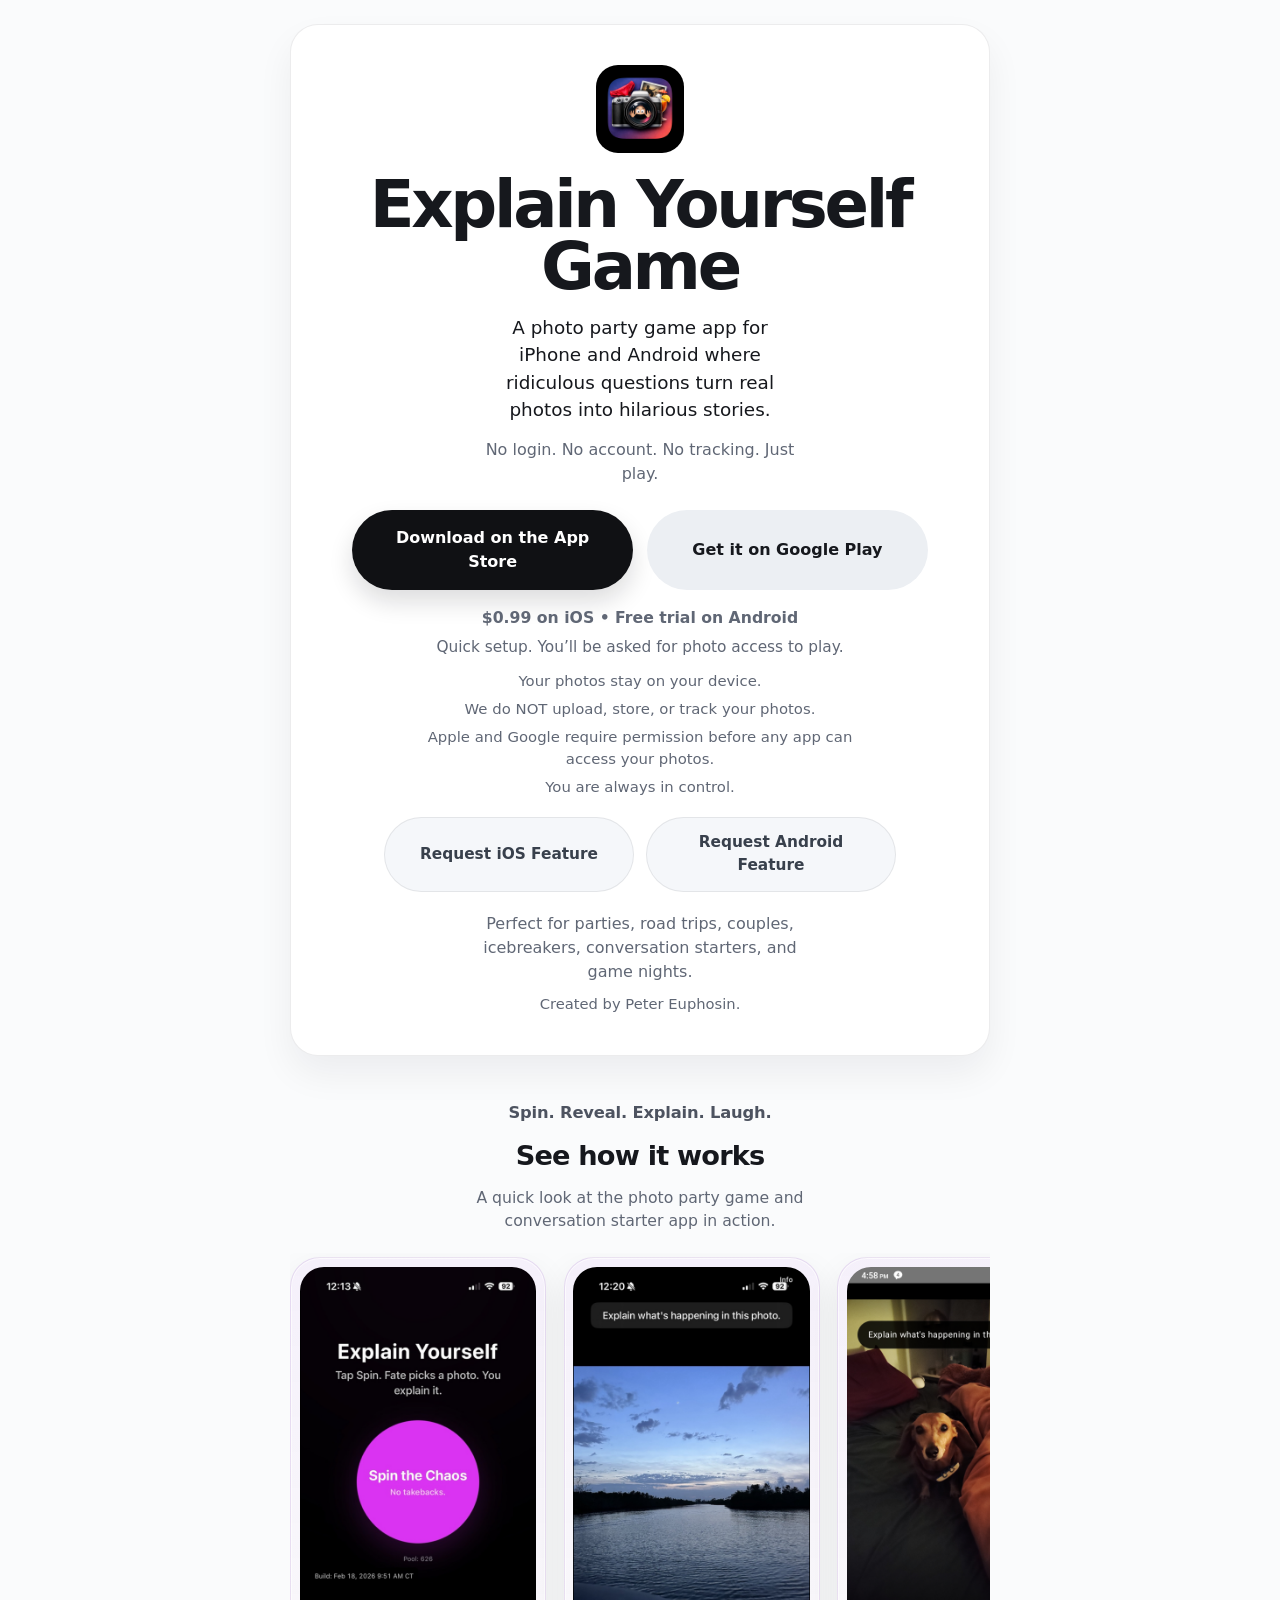
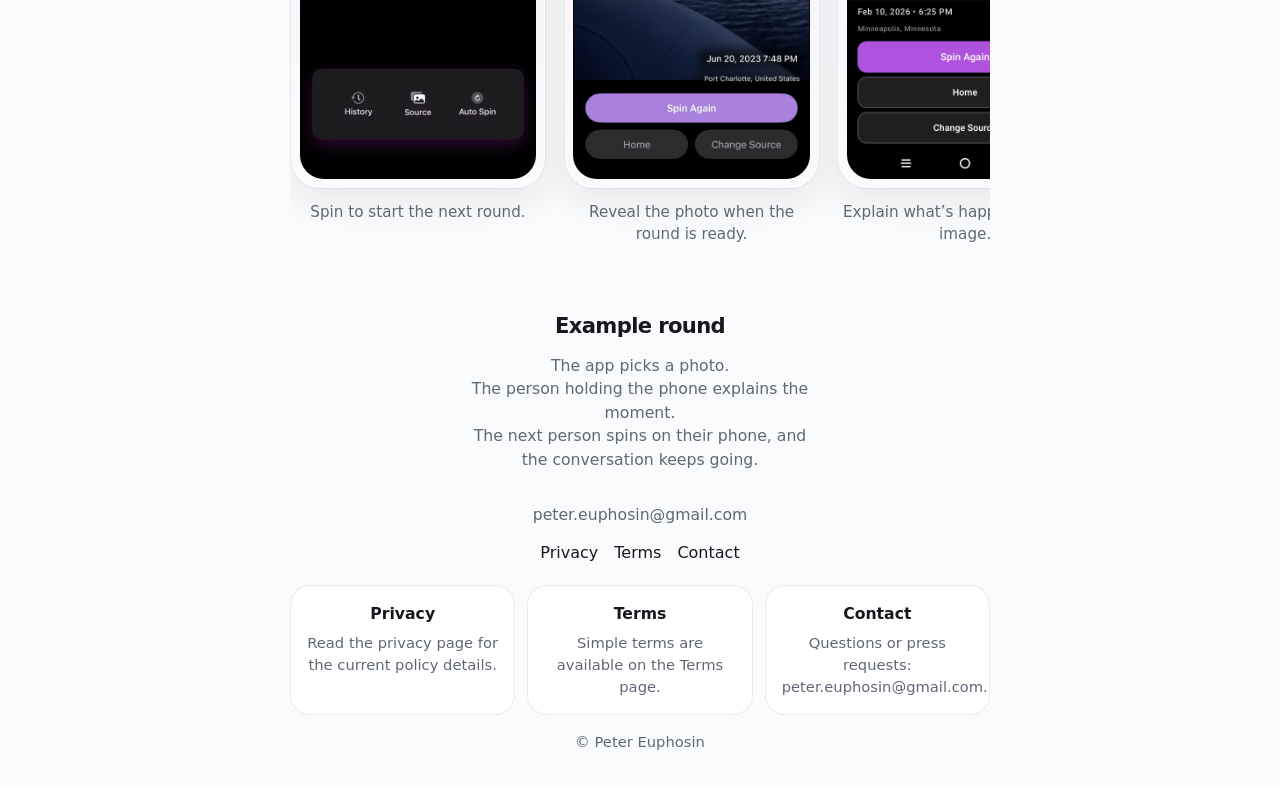
<file: index.html>
<!doctype html>
<html lang="en">
  <head>
    <meta charset="utf-8">
    <meta name="viewport" content="width=device-width, initial-scale=1">
    <title>Explain Yourself Game – Photo Party Game App for iPhone & Android</title>
    <meta
      name="description"
      content="Explain Yourself Game is a photo party game app for iPhone and Android. Spin, reveal a real photo, and explain what’s happening. Great for parties, road trips, icebreakers, and conversation."
    >
    <meta name="author" content="Peter Euphosin">
    <meta name="robots" content="index,follow">
    <link rel="canonical" href="https://petereuphosin-dev.github.io/explain-yourself-game-site/">
    <meta property="og:type" content="website">
    <meta property="og:site_name" content="Explain Yourself Game">
    <meta property="og:title" content="Explain Yourself Game – Photo Party Game App for iPhone & Android">
    <meta property="og:description" content="Explain Yourself Game is a photo party game app for iPhone and Android. Spin, reveal a real photo, and explain what’s happening. Great for parties, road trips, icebreakers, and conversation.">
    <meta property="og:url" content="https://petereuphosin-dev.github.io/explain-yourself-game-site/">
    <meta property="og:image" content="https://petereuphosin-dev.github.io/explain-yourself-game-site/images/webshots/webshot-spin.png">
    <meta property="og:image:alt" content="Explain Yourself Game home screen with the main spin button.">
    <meta name="twitter:card" content="summary_large_image">
    <meta name="twitter:title" content="Explain Yourself Game – Photo Party Game App for iPhone & Android">
    <meta name="twitter:description" content="Explain Yourself Game is a photo party game app for iPhone and Android. Spin, reveal a real photo, and explain what’s happening. Great for parties, road trips, icebreakers, and conversation.">
    <meta name="twitter:image" content="https://petereuphosin-dev.github.io/explain-yourself-game-site/images/webshots/webshot-spin.png">
    <meta name="google-site-verification" content="ubYJrZGe7JISmJESt8KUr5ApxVU1a-z1j2WOUkOavSs">
    <link rel="preload" href="images/app-icon.png" as="image">
    <link rel="stylesheet" href="styles.css">
    <script src="analytics.js"></script>
    <script type="application/ld+json">
      {
        "@context": "https://schema.org",
        "@type": "MobileApplication",
        "name": "Explain Yourself Game",
        "url": "https://petereuphosin-dev.github.io/explain-yourself-game-site/",
        "image": "https://petereuphosin-dev.github.io/explain-yourself-game-site/images/app-icon.png",
        "description": "Explain Yourself Game is a photo party game app for iPhone and Android. Spin, reveal a real photo, and explain what’s happening. Great for parties, road trips, icebreakers, and conversation.",
        "applicationCategory": "GameApplication",
        "operatingSystem": "iOS, Android",
        "author": {
          "@type": "Person",
          "name": "Peter Euphosin"
        },
        "creator": {
          "@type": "Person",
          "name": "Peter Euphosin"
        },
        "offers": [
          {
            "@type": "Offer",
            "price": "0.99",
            "priceCurrency": "USD",
            "url": "https://apps.apple.com/us/app/explainyourself-game/id6757371086",
            "description": "iPhone app price shown on the website."
          },
          {
            "@type": "Offer",
            "price": "0",
            "priceCurrency": "USD",
            "url": "https://play.google.com/store/apps/details?id=com.petereuphosin.explainyourselfgame",
            "description": "Android version available with a free trial."
          }
        ],
        "sameAs": [
          "https://apps.apple.com/us/app/explainyourself-game/id6757371086",
          "https://play.google.com/store/apps/details?id=com.petereuphosin.explainyourselfgame"
        ]
      }
    </script>
  </head>
  <body>
    <main class="page">
      <section class="main-card">
        <img
          class="app-icon"
          src="images/app-icon.png"
          alt="Explain Yourself app icon"
          width="120"
          height="120"
          loading="eager"
          decoding="sync"
        >

        <h1>Explain Yourself Game</h1>
        <p class="description">A photo party game app for iPhone and Android where ridiculous questions turn real photos into hilarious stories.</p>
        <p class="trust">No login. No account. No tracking. Just play.</p>

        <div class="actions" aria-label="Download options">
          <a
            class="button button-primary"
            href="https://apps.apple.com/us/app/explainyourself-game/id6757371086"
            target="_blank"
            rel="noreferrer"
            data-analytics-event="app_store_click"
            data-analytics-placement="homepage_primary"
          >Download on the App Store</a>
          <a
            class="button button-secondary"
            href="https://play.google.com/store/apps/details?id=com.petereuphosin.explainyourselfgame"
            target="_blank"
            rel="noreferrer"
            data-analytics-event="google_play_click"
            data-analytics-placement="homepage_primary"
          >Get it on Google Play</a>
        </div>

        <p class="pricing">$0.99 on iOS • Free trial on Android</p>
        <p class="setup-note">Quick setup. You’ll be asked for photo access to play.</p>
        <div class="photo-trust" aria-label="Photo privacy clarification">
          <p>Your photos stay on your device.</p>
          <p>We do NOT upload, store, or track your photos.</p>
          <p>Apple and Google require permission before any app can access your photos.</p>
          <p>You are always in control.</p>
        </div>

        <div class="feature-request-actions" aria-label="Feature request options">
          <a
            class="button button-tertiary feature-request-button"
            href="mailto:peter.euphosin@gmail.com"
            id="feature-request-ios"
            data-analytics-event="request_ios_feature_click"
            data-analytics-placement="homepage_feature_request"
          >Request iOS Feature</a>
          <a
            class="button button-tertiary feature-request-button"
            href="mailto:peter.euphosin@gmail.com"
            id="feature-request-android"
            data-analytics-event="request_android_feature_click"
            data-analytics-placement="homepage_feature_request"
          >Request Android Feature</a>
        </div>

        <p class="context">Perfect for parties, road trips, couples, icebreakers, conversation starters, and game nights.</p>
        <p class="creator-line">Created by Peter Euphosin.</p>
      </section>

      <section class="screenshots-section" aria-labelledby="how-it-works-title">
        <div class="section-copy">
          <p class="flow-line">Spin. Reveal. Explain. Laugh.</p>
          <h2 id="how-it-works-title">See how it works</h2>
          <p class="section-subtitle">A quick look at the photo party game and conversation starter app in action.</p>
        </div>

        <div class="screenshots-gallery" aria-label="Gameplay screenshots">
          <figure class="shot-card">
            <div class="shot-frame">
              <img
                src="images/webshots/webshot-spin.png"
                alt="The Explain Yourself home screen with the main spin button."
                width="1080"
                height="2340"
                loading="lazy"
              >
            </div>
            <figcaption>Spin to start the next round.</figcaption>
          </figure>

          <figure class="shot-card">
            <div class="shot-frame">
              <img
                src="images/webshots/webshot-reveal.png"
                alt="A gameplay round showing a photo and the prompt to explain what is happening."
                width="1080"
                height="2340"
                loading="lazy"
              >
            </div>
            <figcaption>Reveal the photo when the round is ready.</figcaption>
          </figure>

          <figure class="shot-card">
            <div class="shot-frame">
              <img
                src="images/webshots/webshot-dog-round.png"
                alt="A gameplay round showing a dog photo ready for players to explain."
                width="1080"
                height="2340"
                loading="lazy"
              >
            </div>
            <figcaption>Explain what’s happening in the image.</figcaption>
          </figure>

          <figure class="shot-card">
            <div class="shot-frame">
              <img
                src="images/webshots/webshot-source-picker.png"
                alt="The photo source picker for choosing where round images come from."
                width="1080"
                height="2340"
                loading="lazy"
              >
            </div>
            <figcaption>Choose which photos the game uses.</figcaption>
          </figure>

          <figure class="shot-card">
            <div class="shot-frame">
              <img
                src="images/webshots/webshot-auto-spin.png"
                alt="The Auto Spin settings screen for fast-paced group play."
                width="1080"
                height="2340"
                loading="lazy"
              >
            </div>
            <figcaption>Keep the game moving with Auto Spin.</figcaption>
          </figure>
        </div>

        <div class="example-round" aria-labelledby="example-round-title">
          <h2 id="example-round-title">Example round</h2>
          <p class="example-prompt">The app picks a photo.<br>The person holding the phone explains the moment.<br>The next person spins on their phone, and the conversation keeps going.</p>
        </div>
      </section>
    </main>

    <footer class="footer">
      <p class="footer-email"><a href="mailto:peter.euphosin@gmail.com">peter.euphosin@gmail.com</a></p>
      <nav class="footer-links" aria-label="Footer">
        <a href="privacy.html" data-analytics-event="privacy_click" data-analytics-placement="homepage_footer">Privacy</a>
        <a href="terms.html" data-analytics-event="terms_click" data-analytics-placement="homepage_footer">Terms</a>
        <a href="mailto:peter.euphosin@gmail.com" data-analytics-event="contact_click" data-analytics-placement="homepage_footer">Contact</a>
      </nav>
      <div class="footer-legal">
        <article id="privacy" class="footer-note">
          <h2>Privacy</h2>
          <p>Read the privacy page for the current policy details.</p>
        </article>
        <article id="terms" class="footer-note">
          <h2>Terms</h2>
          <p>Simple terms are available on the Terms page.</p>
        </article>
        <article id="contact" class="footer-note">
          <h2>Contact</h2>
          <p>Questions or press requests: peter.euphosin@gmail.com.</p>
        </article>
      </div>
      <p class="copyright">&copy; Peter Euphosin</p>
    </footer>
    <script>
      const featureRequestIos = document.getElementById("feature-request-ios");
      const featureRequestAndroid = document.getElementById("feature-request-android");
      const today = new Date().toISOString().slice(0, 10);
      const iosSubject = `Explain Yourself Game!: iOS Feature Request - ${today}`;
      const iosBody = "Platform: iOS\nName:\nEmail:\n\nFeature Request:\n";
      const androidSubject = `Explain Yourself Game!: Android Feature Request - ${today}`;
      const androidBody = "Platform: Android\nName:\nEmail:\n\nFeature Request:\n";

      featureRequestIos.href =
        `mailto:peter.euphosin@gmail.com?subject=${encodeURIComponent(iosSubject)}&body=${encodeURIComponent(iosBody)}`;

      featureRequestAndroid.href =
        `mailto:peter.euphosin@gmail.com?subject=${encodeURIComponent(androidSubject)}&body=${encodeURIComponent(androidBody)}`;
    </script>
  </body>
</html>
</file>
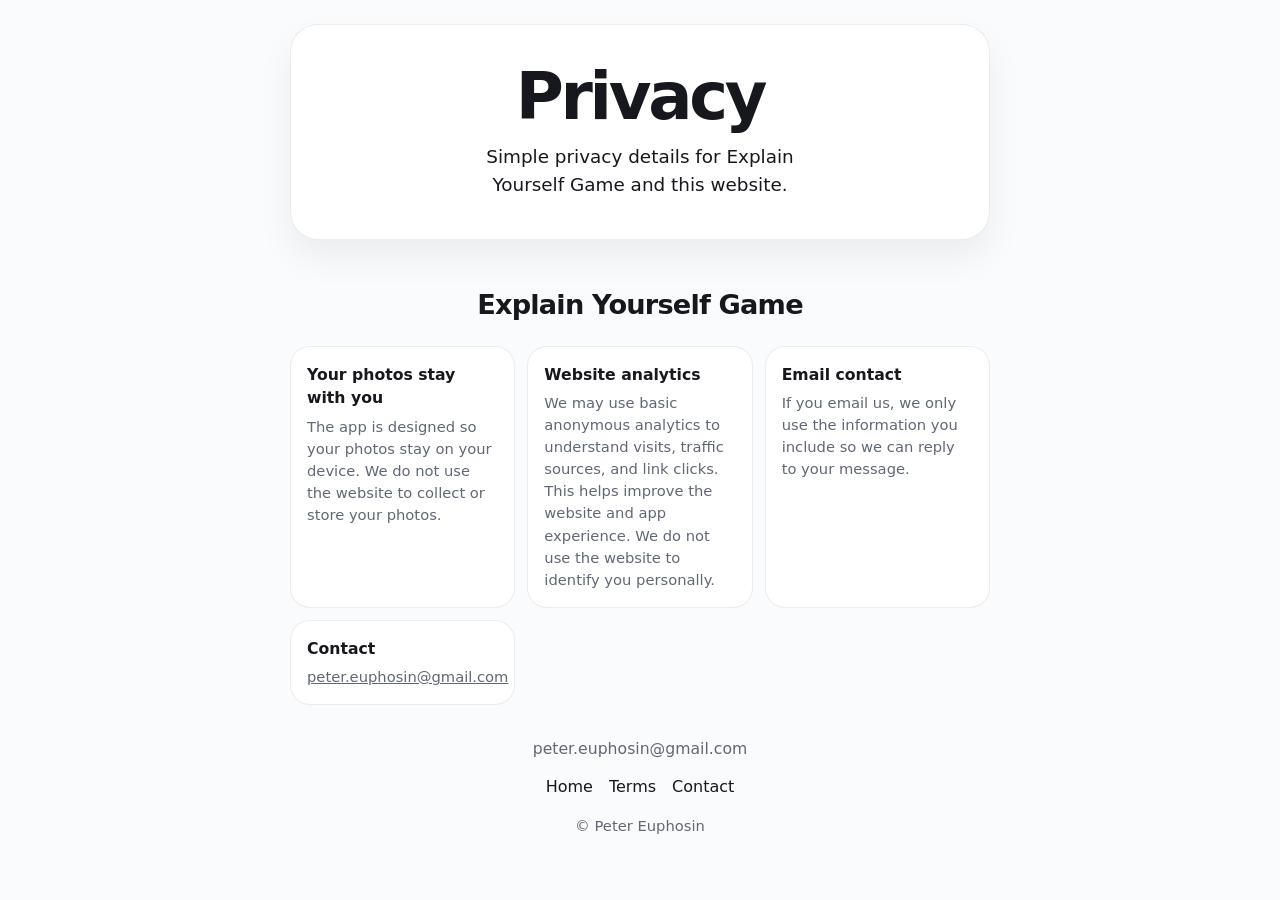
<file: privacy.html>
<!doctype html>
<html lang="en">
  <head>
    <meta charset="utf-8">
    <meta name="viewport" content="width=device-width, initial-scale=1">
    <title>Privacy – Explain Yourself Game</title>
    <meta
      name="description"
      content="Privacy details for Explain Yourself Game and its website."
    >
    <link rel="canonical" href="https://petereuphosin-dev.github.io/explain-yourself-game-site/privacy.html">
    <link rel="stylesheet" href="styles.css">
    <script src="analytics.js"></script>
  </head>
  <body>
    <main class="page">
      <section class="main-card">
        <h1>Privacy</h1>
        <p class="description">Simple privacy details for Explain Yourself Game and this website.</p>
      </section>

      <section class="screenshots-section" aria-labelledby="privacy-title">
        <div class="section-copy">
          <h2 id="privacy-title">Explain Yourself Game</h2>
        </div>

        <div class="footer-legal">
          <article class="footer-note">
            <h2>Your photos stay with you</h2>
            <p>The app is designed so your photos stay on your device. We do not use the website to collect or store your photos.</p>
          </article>
          <article class="footer-note">
            <h2>Website analytics</h2>
            <p>We may use basic anonymous analytics to understand visits, traffic sources, and link clicks. This helps improve the website and app experience. We do not use the website to identify you personally.</p>
          </article>
          <article class="footer-note">
            <h2>Email contact</h2>
            <p>If you email us, we only use the information you include so we can reply to your message.</p>
          </article>
          <article class="footer-note">
            <h2>Contact</h2>
            <p><a href="mailto:peter.euphosin@gmail.com" data-analytics-event="contact_click" data-analytics-placement="privacy_page">peter.euphosin@gmail.com</a></p>
          </article>
        </div>
      </section>
    </main>

    <footer class="footer">
      <p class="footer-email"><a href="mailto:peter.euphosin@gmail.com">peter.euphosin@gmail.com</a></p>
      <nav class="footer-links" aria-label="Footer">
        <a href="index.html">Home</a>
        <a href="terms.html" data-analytics-event="terms_click" data-analytics-placement="privacy_footer">Terms</a>
        <a href="mailto:peter.euphosin@gmail.com" data-analytics-event="contact_click" data-analytics-placement="privacy_footer">Contact</a>
      </nav>
      <p class="copyright">&copy; Peter Euphosin</p>
    </footer>
  </body>
</html>
</file>
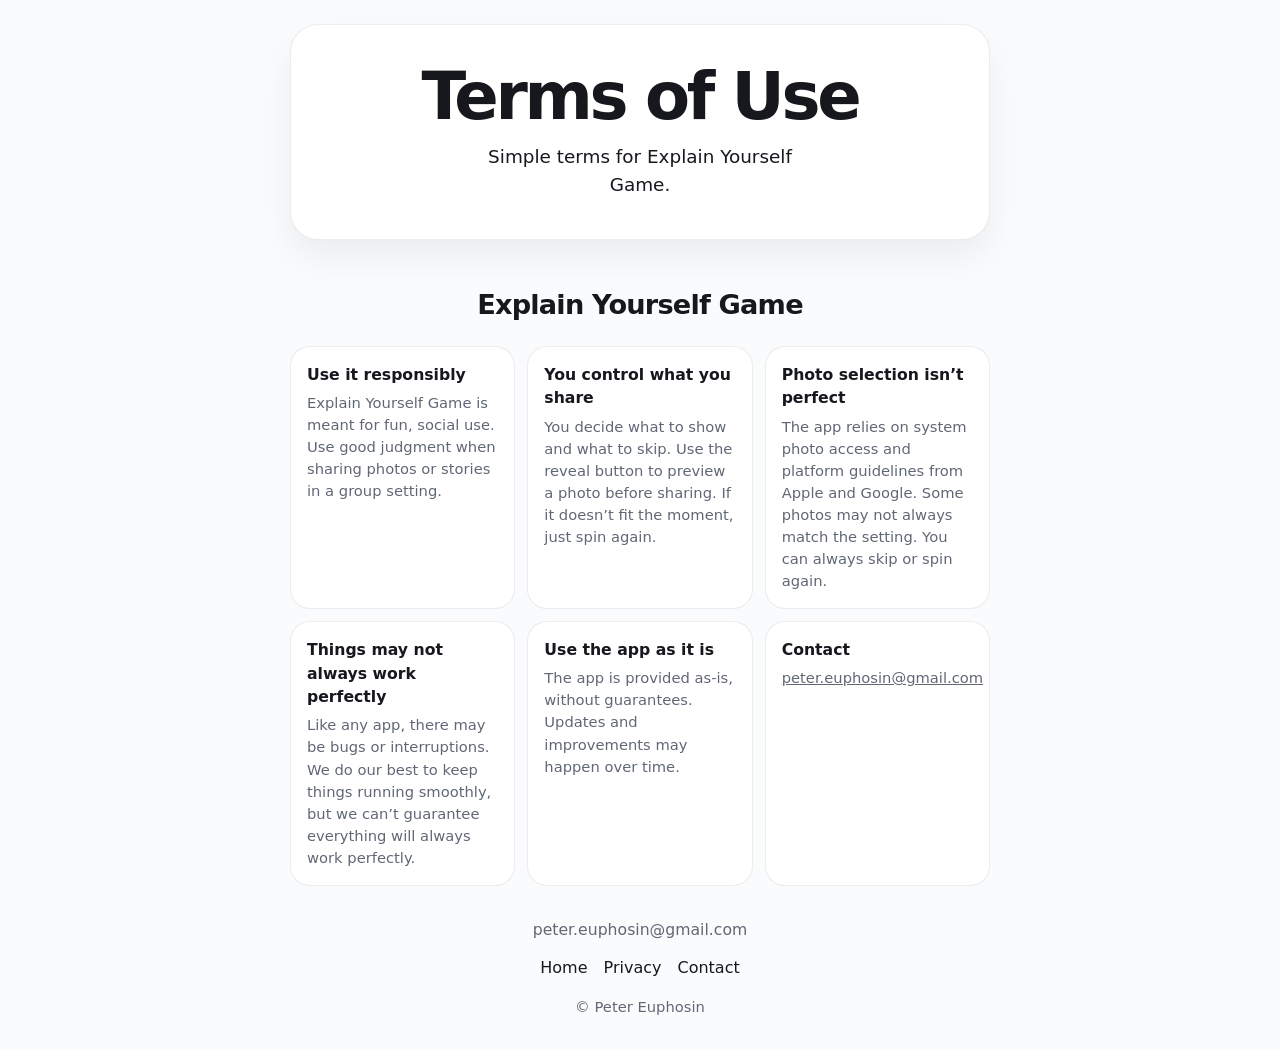
<file: terms.html>
<!doctype html>
<html lang="en">
  <head>
    <meta charset="utf-8">
    <meta name="viewport" content="width=device-width, initial-scale=1">
    <title>Terms of Use – Explain Yourself Game</title>
    <meta
      name="description"
      content="Simple terms of use for Explain Yourself Game."
    >
    <link rel="canonical" href="https://petereuphosin-dev.github.io/explain-yourself-game-site/terms.html">
    <link rel="stylesheet" href="styles.css">
    <script src="analytics.js"></script>
  </head>
  <body>
    <main class="page">
      <section class="main-card">
        <h1>Terms of Use</h1>
        <p class="description">Simple terms for Explain Yourself Game.</p>
      </section>

      <section class="screenshots-section" aria-labelledby="terms-title">
        <div class="section-copy">
          <h2 id="terms-title">Explain Yourself Game</h2>
        </div>

        <div class="footer-legal">
          <article class="footer-note">
            <h2>Use it responsibly</h2>
            <p>Explain Yourself Game is meant for fun, social use. Use good judgment when sharing photos or stories in a group setting.</p>
          </article>
          <article class="footer-note">
            <h2>You control what you share</h2>
            <p>You decide what to show and what to skip. Use the reveal button to preview a photo before sharing. If it doesn’t fit the moment, just spin again.</p>
          </article>
          <article class="footer-note">
            <h2>Photo selection isn’t perfect</h2>
            <p>The app relies on system photo access and platform guidelines from Apple and Google. Some photos may not always match the setting. You can always skip or spin again.</p>
          </article>
          <article class="footer-note">
            <h2>Things may not always work perfectly</h2>
            <p>Like any app, there may be bugs or interruptions. We do our best to keep things running smoothly, but we can’t guarantee everything will always work perfectly.</p>
          </article>
          <article class="footer-note">
            <h2>Use the app as it is</h2>
            <p>The app is provided as-is, without guarantees. Updates and improvements may happen over time.</p>
          </article>
          <article class="footer-note">
            <h2>Contact</h2>
            <p><a href="mailto:peter.euphosin@gmail.com">peter.euphosin@gmail.com</a></p>
          </article>
        </div>
      </section>
    </main>

    <footer class="footer">
      <p class="footer-email"><a href="mailto:peter.euphosin@gmail.com">peter.euphosin@gmail.com</a></p>
      <nav class="footer-links" aria-label="Footer">
        <a href="index.html">Home</a>
        <a href="privacy.html" data-analytics-event="privacy_click" data-analytics-placement="terms_footer">Privacy</a>
        <a href="mailto:peter.euphosin@gmail.com" data-analytics-event="contact_click" data-analytics-placement="terms_footer">Contact</a>
      </nav>
      <p class="copyright">&copy; Peter Euphosin</p>
    </footer>
  </body>
</html>
</file>
<file: styles.css>
:root {
  color-scheme: light;
  --bg: #fafbfc;
  --surface: #ffffff;
  --text: #16181d;
  --muted: #606775;
  --line: rgba(22, 24, 29, 0.08);
  --shadow: 0 18px 36px rgba(22, 24, 29, 0.06);
  --radius-xl: 28px;
  --radius-lg: 999px;
}

* {
  box-sizing: border-box;
}

html {
  scroll-behavior: smooth;
}

body {
  margin: 0;
  min-width: 320px;
  background: var(--bg);
  color: var(--text);
  font-family:
    -apple-system,
    BlinkMacSystemFont,
    "SF Pro Text",
    "SF Pro Display",
    "Segoe UI",
    system-ui,
    sans-serif;
  line-height: 1.5;
}

img {
  display: block;
  max-width: 100%;
}

a {
  color: inherit;
}

h1,
h2,
p {
  margin: 0;
}

.page,
.footer {
  width: min(100% - 1.5rem, 700px);
  margin: 0 auto;
}

.page {
  padding: 1.25rem 0 2rem;
}

.main-card {
  display: grid;
  justify-items: center;
  text-align: center;
  gap: 0;
  padding: 2rem 1.25rem;
  border: 1px solid var(--line);
  border-radius: var(--radius-xl);
  background: var(--surface);
  box-shadow: var(--shadow);
}

.app-icon {
  width: 5.5rem;
  height: 5.5rem;
  margin-bottom: 1.25rem;
  border-radius: 22px;
}

h1 {
  font-size: clamp(2.6rem, 11vw, 4.1rem);
  line-height: 0.95;
  letter-spacing: -0.05em;
}

.description {
  max-width: 20rem;
  margin-top: 1rem;
  font-size: 1.15rem;
}

.trust,
.pricing,
.setup-note,
.context,
.footer-email,
.footer-note p,
.copyright {
  color: var(--muted);
}

.trust {
  max-width: 20rem;
  margin-top: 0.9rem;
  font-size: 1rem;
}

.actions {
  display: grid;
  gap: 0.85rem;
  width: 100%;
  margin-top: 1.5rem;
}

.button {
  display: inline-flex;
  align-items: center;
  justify-content: center;
  min-height: 3.9rem;
  padding: 1rem 1.4rem;
  border-radius: var(--radius-lg);
  text-align: center;
  text-decoration: none;
  font-size: 1rem;
  font-weight: 700;
  transition: transform 140ms ease, box-shadow 140ms ease;
}

.button:hover,
.button:focus-visible {
  transform: translateY(-1px);
}

.button-primary {
  background: #101114;
  color: #ffffff;
  box-shadow: 0 12px 24px rgba(16, 17, 20, 0.14);
}

.button-secondary {
  background: #eceff3;
  color: #16181d;
}

.button-tertiary {
  min-height: 3.25rem;
  padding: 0.85rem 1.25rem;
  border: 1px solid var(--line);
  background: #f5f7fa;
  color: #38404c;
  font-size: 0.96rem;
  font-weight: 600;
  box-shadow: none;
}

.button-tertiary:hover,
.button-tertiary:focus-visible {
  background: #eef2f6;
}

.feature-request-button {
  width: 100%;
}

.pricing {
  margin-top: 1rem;
  font-size: 0.98rem;
  font-weight: 600;
}

.setup-note {
  margin-top: 0.35rem;
  font-size: 0.96rem;
}

.photo-trust {
  max-width: 28rem;
  margin-top: 0.7rem;
  color: var(--muted);
  font-size: 0.93rem;
}

.photo-trust p + p {
  margin-top: 0.35rem;
}

.feature-request-actions {
  display: grid;
  gap: 0.75rem;
  width: 100%;
  margin-top: 1.15rem;
}

.context {
  max-width: 22rem;
  margin-top: 1.25rem;
  font-size: 1rem;
}

.creator-line {
  margin-top: 0.55rem;
  color: var(--muted);
  font-size: 0.92rem;
}

.screenshots-section {
  margin-top: 1rem;
  padding: 1.5rem 0 0;
}

.section-copy {
  text-align: center;
}

.flow-line {
  margin-bottom: 0.65rem;
  color: #4d5360;
  font-size: 1.02rem;
  font-weight: 600;
  letter-spacing: -0.01em;
}

.section-copy h2 {
  font-size: 1.45rem;
  letter-spacing: -0.03em;
}

.section-subtitle {
  max-width: 22rem;
  margin: 0.55rem auto 0;
  color: var(--muted);
  font-size: 0.98rem;
}

.screenshots-gallery {
  display: grid;
  grid-auto-flow: column;
  grid-auto-columns: minmax(15.75rem, 78vw);
  gap: 1rem;
  margin-top: 1.25rem;
  padding: 0.25rem 0 0.35rem;
  overflow-x: auto;
  scroll-snap-type: x proximity;
  scrollbar-width: none;
}

.screenshots-gallery::-webkit-scrollbar {
  display: none;
}

@media (min-width: 900px) {
  .screenshots-gallery {
    grid-auto-columns: minmax(12rem, 13.25rem);
    gap: 1.1rem;
  }
}

.shot-card {
  min-width: 0;
  margin: 0;
  scroll-snap-align: start;
}

.shot-frame {
  overflow: hidden;
  padding: 0.55rem;
  border: 1px solid rgba(112, 52, 167, 0.12);
  border-radius: 30px;
  background:
    linear-gradient(180deg, rgba(129, 68, 201, 0.08), rgba(22, 24, 29, 0.02)),
    var(--surface);
  box-shadow:
    0 14px 34px rgba(22, 24, 29, 0.08),
    0 0 0 1px rgba(255, 255, 255, 0.65) inset;
}

.shot-frame img {
  width: 100%;
  height: auto;
  border-radius: 24px;
  background: #0e0b12;
}

.shot-card figcaption {
  margin-top: 0.75rem;
  padding: 0 0.25rem;
  color: var(--muted);
  font-size: 0.95rem;
  text-align: center;
}

.example-round {
  margin-top: 1.6rem;
  padding: 1.4rem 1rem 0;
  text-align: center;
}

.example-round h2 {
  font-size: 1.32rem;
  letter-spacing: -0.03em;
}

.example-prompt,
.example-outcome {
  max-width: 22rem;
  margin-left: auto;
  margin-right: auto;
  color: var(--muted);
}

.example-prompt {
  margin-top: 0.75rem;
  font-size: 0.98rem;
}

.example-outcome {
  margin-top: 0.8rem;
  font-size: 0.98rem;
}

.footer {
  padding: 0 0 2rem;
  text-align: center;
}

.footer-email {
  font-size: 0.98rem;
}

.footer-email a,
.footer-links a {
  text-decoration: none;
}

.footer-links {
  display: flex;
  flex-wrap: wrap;
  justify-content: center;
  gap: 1rem;
  margin-top: 0.9rem;
}

.footer-links a:hover,
.footer-links a:focus-visible,
.footer-email a:hover,
.footer-email a:focus-visible {
  text-decoration: underline;
}

.footer-legal {
  display: grid;
  gap: 0.75rem;
  margin-top: 1.25rem;
}

.footer-note {
  padding: 1rem;
  border: 1px solid var(--line);
  border-radius: 20px;
  background: #ffffff;
}

.footer-note h2 {
  font-size: 0.98rem;
}

.footer-note p {
  margin-top: 0.35rem;
  font-size: 0.92rem;
}

.copyright {
  margin-top: 1rem;
  font-size: 0.92rem;
}

@media (min-width: 700px) {
  .page {
    padding-top: 1.5rem;
  }

  .main-card {
    padding: 2.5rem 2rem;
  }

  .actions {
    grid-template-columns: repeat(2, minmax(0, 1fr));
    max-width: 36rem;
  }

  .feature-request-button {
    max-width: none;
  }

  .feature-request-actions {
    grid-template-columns: repeat(2, minmax(0, 1fr));
    max-width: 32rem;
  }

  .screenshots-section {
    margin-top: 1.35rem;
    padding-top: 1.5rem;
  }

  .section-copy h2 {
    font-size: 1.7rem;
  }

  .screenshots-gallery {
    grid-auto-columns: minmax(16rem, 1fr);
    padding-bottom: 0.5rem;
  }

  .example-round {
    margin-top: 1.9rem;
    padding-top: 1.6rem;
  }

  .footer-legal {
    grid-template-columns: repeat(3, minmax(0, 1fr));
  }
}
</file>
